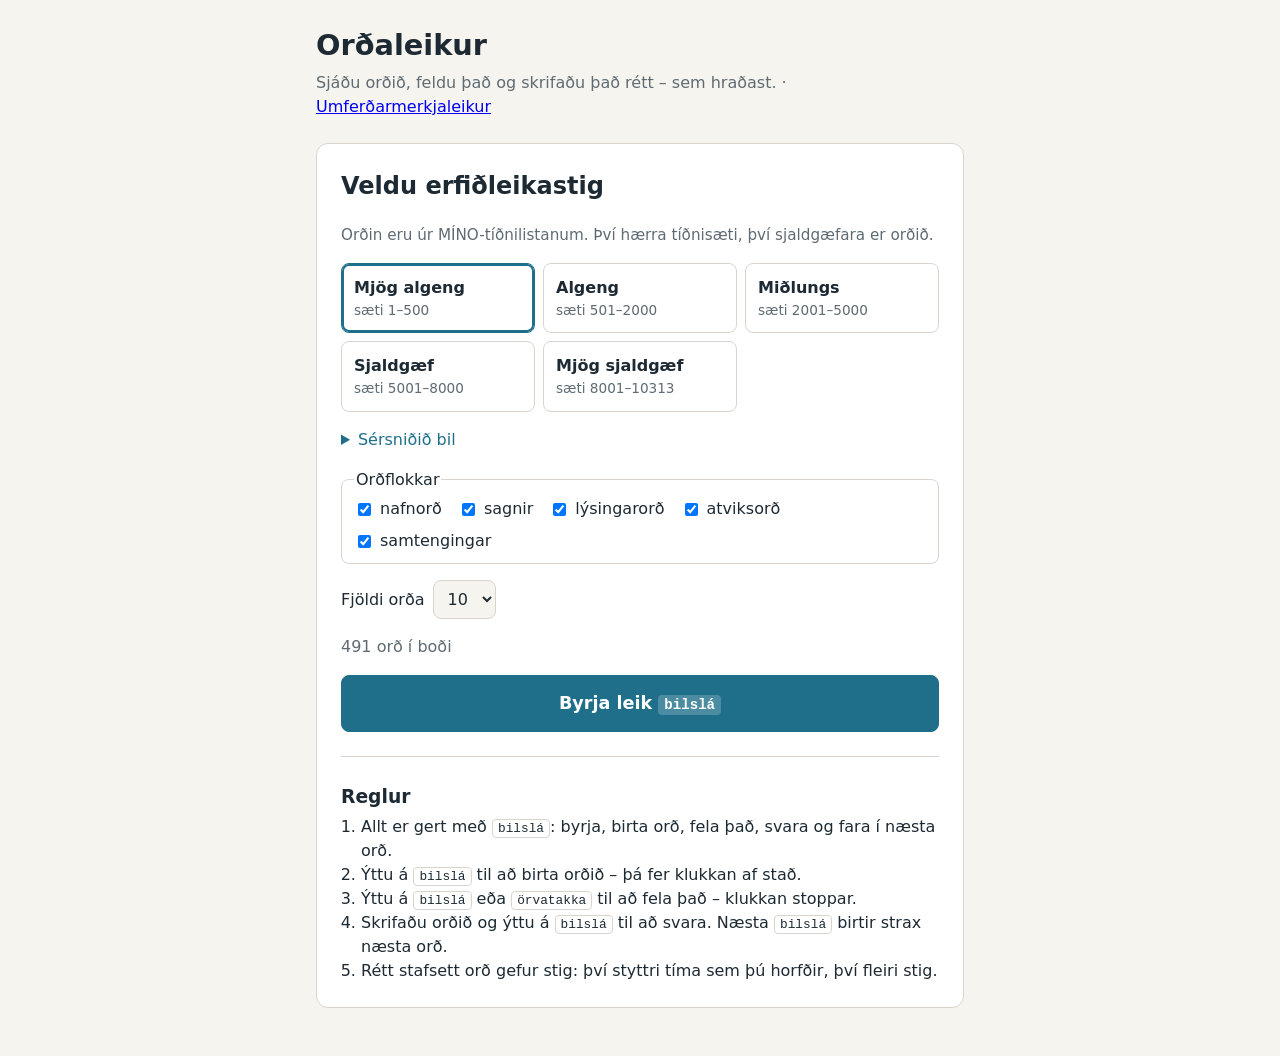
<file: index.html>
<!doctype html>
<html lang="is">
<head>
  <meta charset="utf-8">
  <meta name="viewport" content="width=device-width, initial-scale=1">
  <title>Orðaleikur</title>
  <link rel="stylesheet" href="css/style.css">
</head>
<body>
  <main class="app">
    <header class="top">
      <h1>Orðaleikur</h1>
      <p class="tagline">Sjáðu orðið, feldu það og skrifaðu það rétt – sem hraðast. · <a href="umferdarmerki/">Umferðarmerkjaleikur</a></p>
    </header>

    <!-- Upphafsskjár: stillingar -->
    <section id="screen-setup" class="screen">
      <h2>Veldu erfiðleikastig</h2>
      <p class="hint">Orðin eru úr MÍNO-tíðnilistanum. Því hærra tíðnisæti, því sjaldgæfara er orðið.</p>

      <div class="levels" id="levels"></div>

      <details class="custom">
        <summary>Sérsniðið bil</summary>
        <div class="row">
          <label>Frá sæti <input type="number" id="rank-from" min="1" value="1"></label>
          <label>Til sætis <input type="number" id="rank-to" min="1" value="500"></label>
        </div>
      </details>

      <fieldset class="pos">
        <legend>Orðflokkar</legend>
        <label><input type="checkbox" value="n" checked> nafnorð</label>
        <label><input type="checkbox" value="s" checked> sagnir</label>
        <label><input type="checkbox" value="l" checked> lýsingarorð</label>
        <label><input type="checkbox" value="a" checked> atviksorð</label>
        <label><input type="checkbox" value="c" checked> samtengingar</label>
      </fieldset>

      <div class="row">
        <label>Fjöldi orða
          <select id="round-count">
            <option>5</option>
            <option selected>10</option>
            <option>20</option>
            <option>30</option>
          </select>
        </label>
      </div>

      <p class="pool-info" id="pool-info"></p>
      <button class="primary" id="btn-start">Byrja leik <kbd>bilslá</kbd></button>

      <div class="rules">
        <h3>Reglur</h3>
        <ol>
          <li>Allt er gert með <kbd>bilslá</kbd>: byrja, birta orð, fela það, svara og fara í næsta orð.</li>
          <li>Ýttu á <kbd>bilslá</kbd> til að birta orðið – þá fer klukkan af stað.</li>
          <li>Ýttu á <kbd>bilslá</kbd> eða <kbd>örvatakka</kbd> til að fela það – klukkan stoppar.</li>
          <li>Skrifaðu orðið og ýttu á <kbd>bilslá</kbd> til að svara. Næsta <kbd>bilslá</kbd> birtir strax næsta orð.</li>
          <li>Rétt stafsett orð gefur stig: því styttri tíma sem þú horfðir, því fleiri stig.</li>
        </ol>
      </div>
    </section>

    <!-- Leikjaskjár -->
    <section id="screen-game" class="screen hidden">
      <div class="status">
        <span id="round-label"></span>
        <span id="score-label"></span>
      </div>

      <div class="stage" id="stage">
        <div id="stage-ready" class="stage-msg">
          <p>Tilbúin(n)?</p>
          <button class="primary" id="btn-show">Sýna orð <kbd>bilslá</kbd></button>
        </div>
        <div id="stage-word" class="word hidden"></div>
        <div id="stage-input" class="hidden">
          <p class="stage-msg">Hvaða orð sástu?</p>
          <form id="answer-form" autocomplete="off">
            <input id="answer" type="text" autocapitalize="off" autocorrect="off" spellcheck="false" lang="is">
            <button class="primary" type="submit">Svara <kbd>bilslá</kbd></button>
          </form>
        </div>
        <div id="stage-result" class="hidden">
          <p id="result-verdict" class="verdict"></p>
          <p id="result-detail" class="detail"></p>
          <button class="primary" id="btn-next">Næsta orð <kbd>bilslá</kbd></button>
        </div>
      </div>

      <button class="hide-btn hidden" id="btn-hide">Fela orð</button>
      <button class="link" id="btn-quit">Hætta</button>
    </section>

    <!-- Lokaskjár -->
    <section id="screen-end" class="screen hidden">
      <h2>Leik lokið</h2>
      <p class="final-score" id="final-score"></p>
      <p id="final-best" class="hint"></p>
      <table class="summary">
        <thead><tr><th>Orð</th><th>Þú skrifaðir</th><th>Tími</th><th>Stig</th></tr></thead>
        <tbody id="summary-body"></tbody>
      </table>
      <div class="row center">
        <button class="primary" id="btn-again">Spila aftur</button>
        <button id="btn-menu">Stillingar</button>
      </div>
    </section>
  </main>

  <script src="js/words.js"></script>
  <script src="js/game.js"></script>
</body>
</html>
</file>
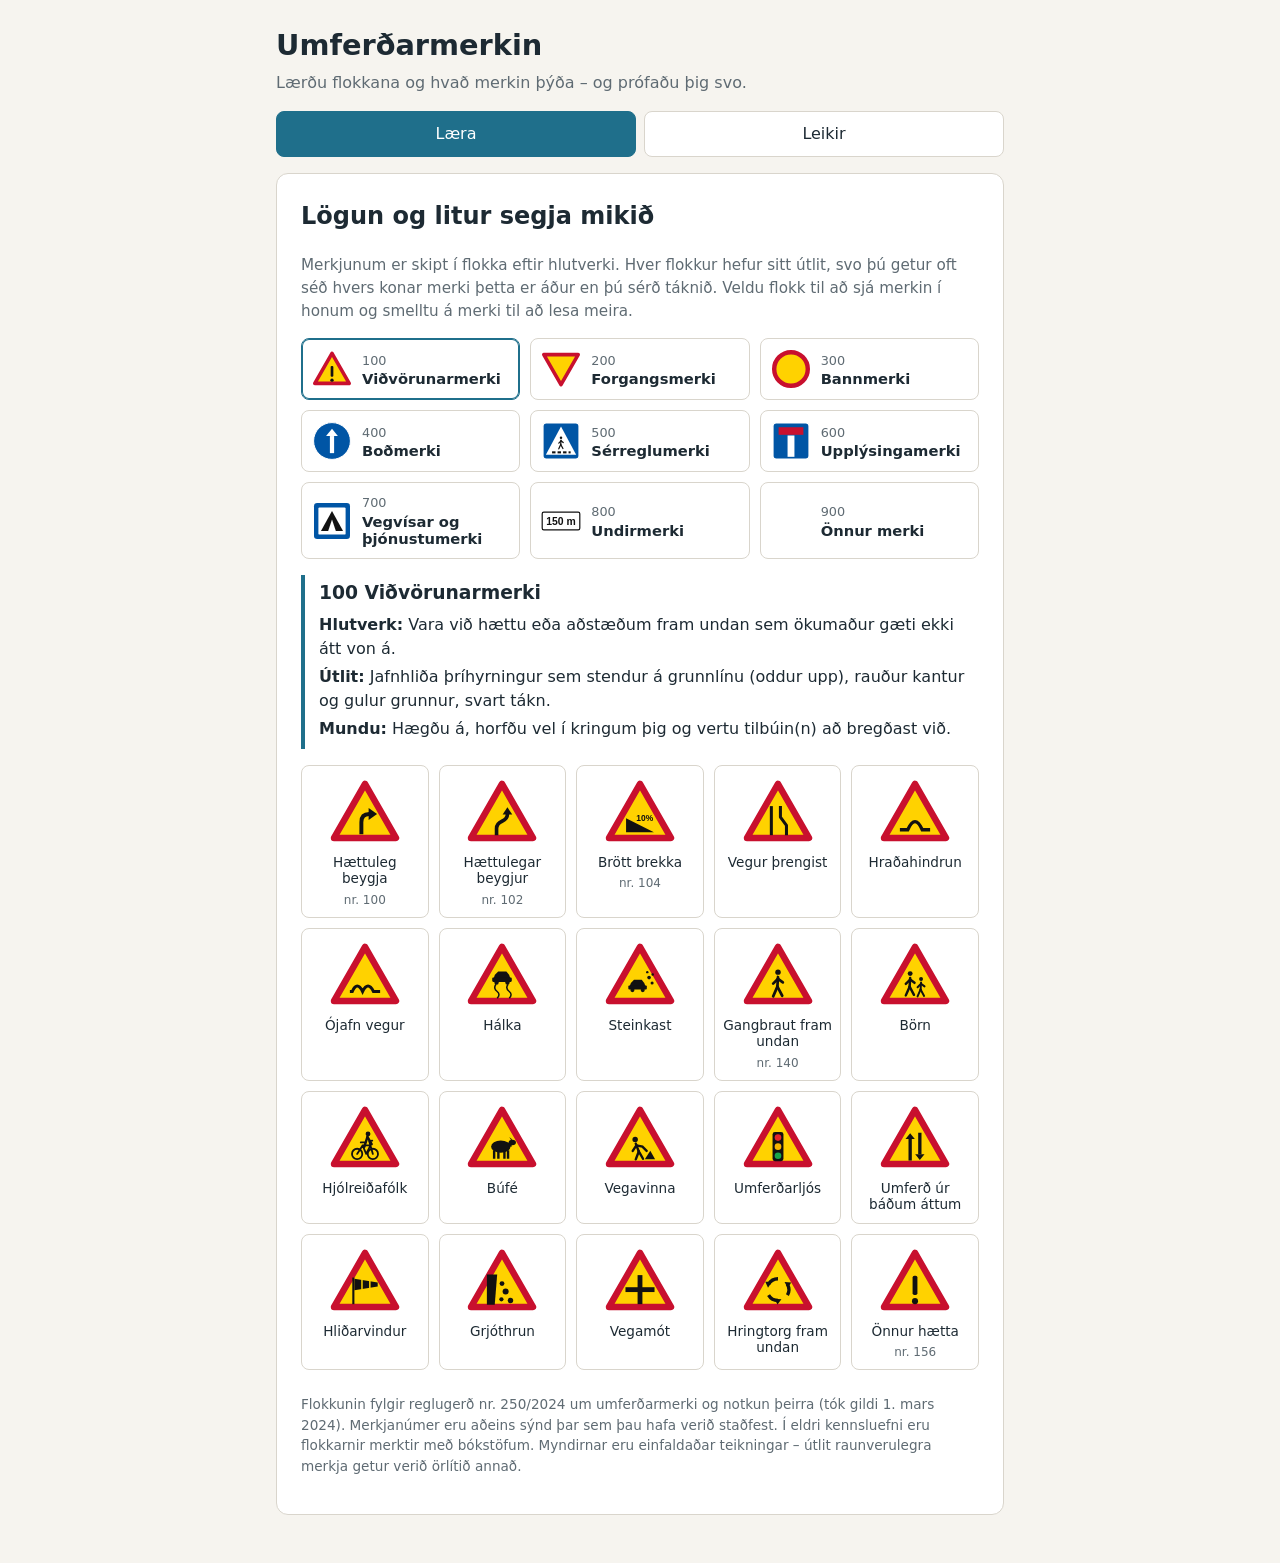
<file: umferdarmerki/index.html>
<!doctype html>
<html lang="is">
<head>
  <meta charset="utf-8">
  <meta name="viewport" content="width=device-width, initial-scale=1">
  <title>Umferðarmerkin</title>
  <link rel="stylesheet" href="style.css">
</head>
<body>
  <main class="app">
    <header class="top">
      <h1>Umferðarmerkin</h1>
      <p class="tagline">Lærðu flokkana og hvað merkin þýða – og prófaðu þig svo.</p>
      <nav class="tabs" id="tabs">
        <button data-tab="laera" class="active">Læra</button>
        <button data-tab="leikir">Leikir</button>
      </nav>
    </header>

    <!-- Læra -->
    <section id="screen-laera" class="screen">
      <h2>Lögun og litur segja mikið</h2>
      <p class="hint">Merkjunum er skipt í flokka eftir hlutverki. Hver flokkur hefur sitt útlit, svo þú getur oft séð hvers konar merki þetta er áður en þú sérð táknið. Veldu flokk til að sjá merkin í honum og smelltu á merki til að lesa meira.</p>
      <div class="flokkar" id="flokkar"></div>
      <div id="flokkur-syn"></div>
      <p class="hint small">Flokkunin fylgir reglugerð nr. 250/2024 um umferðarmerki og notkun þeirra (tók gildi 1. mars 2024). Merkjanúmer eru aðeins sýnd þar sem þau hafa verið staðfest. Í eldri kennsluefni eru flokkarnir merktir með bókstöfum. Myndirnar eru einfaldaðar teikningar – útlit raunverulegra merkja getur verið örlítið annað.</p>
    </section>

    <!-- Leikir: val -->
    <section id="screen-leikir" class="screen hidden">
      <h2>Veldu leik</h2>
      <div class="leikir" id="leikjaval">
        <button class="leikur" data-leikur="flokkur">
          <strong>Hvaða flokkur?</strong>
          <span>Þú sérð merki og velur í hvaða flokki það er.</span>
          <em id="best-flokkur"></em>
        </button>
        <button class="leikur" data-leikur="merking">
          <strong>Hvað þýðir merkið?</strong>
          <span>Þú sérð merki og velur rétta merkingu.</span>
          <em id="best-merking"></em>
        </button>
        <button class="leikur" data-leikur="finna">
          <strong>Finndu merkið</strong>
          <span>Þú sérð heiti og velur rétta merkið af fjórum.</span>
          <em id="best-finna"></em>
        </button>
        <button class="leikur" data-leikur="blandad">
          <strong>Blandað próf</strong>
          <span>Allar spurningagerðir í bland.</span>
          <em id="best-blandad"></em>
        </button>
      </div>

      <fieldset class="val-flokka">
        <legend>Flokkar í leiknum</legend>
        <div id="val-flokka"></div>
      </fieldset>

      <div class="row">
        <label>Fjöldi spurninga
          <select id="fjoldi">
            <option>10</option>
            <option selected>20</option>
            <option>30</option>
            <option value="0">Öll merkin</option>
          </select>
        </label>
      </div>
      <p class="hint" id="val-info"></p>
    </section>

    <!-- Leikur í gangi -->
    <section id="screen-leikur" class="screen hidden">
      <div class="status">
        <span id="framvinda"></span>
        <span id="stig"></span>
      </div>
      <div class="progress"><div id="progress-bar"></div></div>

      <p class="spurning" id="spurning"></p>
      <div class="merki-stort" id="merki-stort"></div>
      <div class="svor" id="svor"></div>

      <div id="endurgjof" class="endurgjof hidden">
        <p id="dómur" class="verdict"></p>
        <p id="skyring" class="detail"></p>
        <button class="primary" id="btn-naesta">Næsta <kbd>Enter</kbd></button>
      </div>
      <button class="link" id="btn-haetta">Hætta</button>
    </section>

    <!-- Lok -->
    <section id="screen-lok" class="screen hidden">
      <h2>Leik lokið</h2>
      <p class="final-score" id="lokastig"></p>
      <p class="hint" id="lokabest"></p>
      <div id="villur"></div>
      <div class="row center">
        <button class="primary" id="btn-aefa-villur">Æfa villurnar</button>
        <button class="primary" id="btn-aftur">Spila aftur</button>
        <button id="btn-val">Velja annan leik</button>
      </div>
    </section>
  </main>

  <!-- Nánar um merki -->
  <dialog id="nanar">
    <div class="nanar-merki" id="nanar-merki"></div>
    <p class="nanar-flokkur" id="nanar-flokkur"></p>
    <h3 id="nanar-heiti"></h3>
    <p id="nanar-lysing"></p>
    <form method="dialog"><button class="primary">Loka</button></form>
  </dialog>

  <script src="merki.js"></script>
  <script src="leikur.js"></script>
</body>
</html>
</file>
<file: css/style.css>
:root {
  --bg: #f6f4ef;
  --card: #ffffff;
  --text: #1d2a33;
  --muted: #5f6b73;
  --accent: #1f6f8b;
  --accent-text: #ffffff;
  --border: #d9d5cc;
  --ok: #2e7d4f;
  --ok-bg: #e5f3ea;
  --bad: #b3261e;
  --bad-bg: #fbe9e7;
}

@media (prefers-color-scheme: dark) {
  :root {
    --bg: #12181c;
    --card: #1b2329;
    --text: #e6ebee;
    --muted: #9aa7af;
    --accent: #4fb3d4;
    --accent-text: #0b1418;
    --border: #2d3840;
    --ok: #6fcf97;
    --ok-bg: #16301f;
    --bad: #f28b82;
    --bad-bg: #3a1a18;
  }
}

* { box-sizing: border-box; }

body {
  margin: 0;
  background: var(--bg);
  color: var(--text);
  font-family: system-ui, -apple-system, "Segoe UI", Roboto, sans-serif;
  line-height: 1.5;
}

.app {
  max-width: 680px;
  margin: 0 auto;
  padding: 24px 16px 48px;
}

.top h1 { margin: 0; font-size: 1.8rem; }
.tagline { margin: 4px 0 24px; color: var(--muted); }

.screen {
  background: var(--card);
  border: 1px solid var(--border);
  border-radius: 12px;
  padding: 24px;
}

.hidden { display: none !important; }

h2 { margin-top: 0; }
.hint { color: var(--muted); font-size: 0.95rem; }

.levels {
  display: grid;
  grid-template-columns: repeat(auto-fit, minmax(150px, 1fr));
  gap: 8px;
  margin: 16px 0;
}

.level {
  display: flex;
  flex-direction: column;
  align-items: flex-start;
  text-align: left;
  padding: 12px;
}
.level span { color: var(--muted); font-size: 0.85rem; }
.level.selected { border-color: var(--accent); box-shadow: 0 0 0 2px var(--accent) inset; }

button {
  font: inherit;
  color: var(--text);
  background: transparent;
  border: 1px solid var(--border);
  border-radius: 8px;
  padding: 10px 16px;
  cursor: pointer;
}
button:hover { border-color: var(--accent); }
button:disabled { opacity: 0.5; cursor: not-allowed; }

button.primary {
  background: var(--accent);
  border-color: var(--accent);
  color: var(--accent-text);
  font-weight: 600;
}
button.primary kbd { background: rgba(255, 255, 255, 0.2); border-color: transparent; color: inherit; }

button.link {
  border: none;
  color: var(--muted);
  text-decoration: underline;
  padding: 8px 0;
  margin-top: 16px;
}

input[type="number"], input[type="text"], select {
  font: inherit;
  color: var(--text);
  background: var(--bg);
  border: 1px solid var(--border);
  border-radius: 8px;
  padding: 8px 10px;
}
input[type="number"] { width: 7em; }

.row { display: flex; flex-wrap: wrap; gap: 16px; margin: 12px 0; align-items: center; }
.row label { display: flex; gap: 8px; align-items: center; }
.row.center { justify-content: center; margin-top: 24px; }

.custom { margin: 8px 0 16px; }
.custom summary { cursor: pointer; color: var(--accent); }

.pos {
  border: 1px solid var(--border);
  border-radius: 8px;
  display: flex;
  flex-wrap: wrap;
  gap: 8px 16px;
  margin: 16px 0;
}
.pos label { display: flex; gap: 6px; align-items: center; }

.pool-info { color: var(--muted); }
.pool-info.warn { color: var(--bad); }

#btn-start { width: 100%; padding: 14px; font-size: 1.1rem; }

.rules { margin-top: 24px; border-top: 1px solid var(--border); padding-top: 8px; }
.rules h3 { margin-bottom: 4px; }
.rules ol { padding-left: 20px; margin: 0; }

kbd {
  font-family: ui-monospace, SFMono-Regular, Menlo, monospace;
  font-size: 0.8em;
  border: 1px solid var(--border);
  border-radius: 4px;
  padding: 1px 5px;
}

/* Leikur */

.status {
  display: flex;
  justify-content: space-between;
  color: var(--muted);
  font-variant-numeric: tabular-nums;
}

.stage {
  min-height: 240px;
  display: flex;
  align-items: center;
  justify-content: center;
  text-align: center;
  margin: 16px 0;
}
.stage > div { width: 100%; }

.stage-msg { font-size: 1.2rem; color: var(--muted); }

.word {
  font-size: clamp(2rem, 9vw, 3.5rem);
  font-weight: 700;
  letter-spacing: 0.02em;
  overflow-wrap: anywhere;
  user-select: none;
  cursor: pointer;
}

#answer-form { display: flex; gap: 8px; flex-wrap: wrap; justify-content: center; }
#answer { font-size: 1.4rem; flex: 1 1 220px; max-width: 360px; text-align: center; }

.verdict { font-size: 1.8rem; font-weight: 700; margin: 0 0 8px; }
.verdict.ok { color: var(--ok); }
.verdict.bad { color: var(--bad); }
.detail { margin-bottom: 20px; }

.hide-btn { width: 100%; padding: 14px; }

/* Lok */

.final-score { font-size: 1.6rem; font-weight: 700; margin: 0; }

.summary { width: 100%; border-collapse: collapse; margin-top: 16px; font-variant-numeric: tabular-nums; }
.summary th, .summary td { padding: 6px 8px; text-align: left; border-bottom: 1px solid var(--border); }
.summary th:nth-child(n+3), .summary td:nth-child(n+3) { text-align: right; }
.summary tr.ok td:first-child { border-left: 3px solid var(--ok); }
.summary tr.bad td:first-child { border-left: 3px solid var(--bad); }
.summary small { color: var(--muted); }

@media (max-width: 480px) {
  .screen { padding: 16px; }
  .summary { font-size: 0.9rem; }
}
</file>
<file: umferdarmerki/style.css>
:root {
  --bg: #f6f4ef;
  --card: #ffffff;
  --text: #1d2a33;
  --muted: #5f6b73;
  --accent: #1f6f8b;
  --accent-text: #ffffff;
  --border: #d9d5cc;
  --ok: #2e7d4f;
  --ok-bg: #e5f3ea;
  --bad: #b3261e;
  --bad-bg: #fbe9e7;
  --sign-bg: #eef0f2;
}

@media (prefers-color-scheme: dark) {
  :root {
    --bg: #12181c;
    --card: #1b2329;
    --text: #e6ebee;
    --muted: #9aa7af;
    --accent: #4fb3d4;
    --accent-text: #0b1418;
    --border: #2d3840;
    --ok: #6fcf97;
    --ok-bg: #16301f;
    --bad: #f28b82;
    --bad-bg: #3a1a18;
    --sign-bg: #263038;
  }
}

* { box-sizing: border-box; }

body {
  margin: 0;
  background: var(--bg);
  color: var(--text);
  font-family: system-ui, -apple-system, "Segoe UI", Roboto, sans-serif;
  line-height: 1.5;
}

.app {
  max-width: 760px;
  margin: 0 auto;
  padding: 24px 16px 48px;
}

.top h1 { margin: 0; font-size: 1.8rem; }
.tagline { margin: 4px 0 16px; color: var(--muted); }

.tabs { display: flex; gap: 8px; margin-bottom: 16px; }
.tabs button { flex: 1; }
.tabs button.active {
  background: var(--accent);
  color: var(--accent-text);
  border-color: var(--accent);
}

.screen {
  background: var(--card);
  border: 1px solid var(--border);
  border-radius: 12px;
  padding: 24px;
}

.hidden { display: none !important; }

h2 { margin-top: 0; }
.hint { color: var(--muted); font-size: 0.95rem; }
.small { font-size: 0.85rem; margin-top: 24px; }

button {
  font: inherit;
  padding: 10px 16px;
  border-radius: 8px;
  border: 1px solid var(--border);
  background: var(--card);
  color: var(--text);
  cursor: pointer;
}
button:hover { border-color: var(--accent); }
button.primary {
  background: var(--accent);
  color: var(--accent-text);
  border-color: var(--accent);
  font-weight: 600;
}
button.link {
  background: none;
  border: none;
  color: var(--muted);
  text-decoration: underline;
  padding: 8px 0;
  margin-top: 16px;
}

kbd {
  font-size: 0.75em;
  padding: 1px 6px;
  border-radius: 4px;
  border: 1px solid currentColor;
  opacity: 0.75;
  margin-left: 6px;
}

select { font: inherit; padding: 6px 8px; border-radius: 6px; border: 1px solid var(--border); background: var(--card); color: var(--text); }

.row { display: flex; gap: 12px; flex-wrap: wrap; align-items: center; margin: 16px 0; }
.row.center { justify-content: center; }

svg { display: block; width: 100%; height: 100%; }

/* ---------- Læra ---------- */

.flokkar {
  display: grid;
  grid-template-columns: repeat(auto-fill, minmax(190px, 1fr));
  gap: 10px;
  margin: 16px 0;
}

.flokkur-hnappur {
  display: flex;
  align-items: center;
  gap: 10px;
  text-align: left;
  padding: 10px;
}
.flokkur-hnappur.active { border-color: var(--accent); box-shadow: inset 0 0 0 1px var(--accent); }
.flokkur-hnappur .tn { width: 40px; height: 40px; flex: none; }
.flokkur-hnappur .nr { font-size: 0.8rem; color: var(--muted); display: block; }
.flokkur-hnappur .hn { font-weight: 600; font-size: 0.92rem; line-height: 1.2; display: block; overflow-wrap: anywhere; }
.flokkur-hnappur > span:last-child { min-width: 0; }

.flokkur-lysing {
  border-left: 4px solid var(--accent);
  padding: 4px 0 4px 14px;
  margin: 8px 0 16px;
}
.flokkur-lysing h3 { margin: 0 0 6px; }
.flokkur-lysing p { margin: 4px 0; }
.flokkur-lysing .lbl { font-weight: 600; }

.merkjanet {
  display: grid;
  grid-template-columns: repeat(auto-fill, minmax(110px, 1fr));
  gap: 10px;
}

.merki-spjald {
  display: flex;
  flex-direction: column;
  align-items: center;
  gap: 6px;
  padding: 10px 6px;
  font-size: 0.85rem;
  line-height: 1.2;
  text-align: center;
}
.merki-spjald .mynd { width: 72px; height: 72px; }
.merki-spjald .nr { font-size: 0.75rem; color: var(--muted); }

dialog {
  border: 1px solid var(--border);
  border-radius: 12px;
  background: var(--card);
  color: var(--text);
  max-width: min(420px, calc(100vw - 32px));
  padding: 24px;
  text-align: center;
}
dialog::backdrop { background: rgba(0, 0, 0, 0.45); }
.nanar-merki { width: 160px; height: 160px; margin: 0 auto 8px; }
.nanar-flokkur { color: var(--muted); margin: 0; font-size: 0.9rem; }
dialog h3 { margin: 4px 0 8px; }

/* ---------- Leikjaval ---------- */

.leikir {
  display: grid;
  grid-template-columns: repeat(auto-fill, minmax(200px, 1fr));
  gap: 10px;
  margin-bottom: 20px;
}
.leikur {
  display: flex;
  flex-direction: column;
  gap: 4px;
  text-align: left;
  padding: 14px;
}
.leikur strong { font-size: 1.05rem; }
.leikur span { color: var(--muted); font-size: 0.9rem; }
.leikur em { font-style: normal; font-size: 0.85rem; color: var(--accent); min-height: 1.2em; }

.val-flokka {
  border: 1px solid var(--border);
  border-radius: 8px;
  padding: 10px 14px;
}
.val-flokka label { display: inline-flex; align-items: center; gap: 6px; margin: 4px 14px 4px 0; }

/* ---------- Leikur ---------- */

.status { display: flex; justify-content: space-between; color: var(--muted); font-weight: 600; }
.progress { height: 6px; background: var(--border); border-radius: 3px; margin: 8px 0 16px; overflow: hidden; }
#progress-bar { height: 100%; background: var(--accent); width: 0; transition: width 0.25s; }

.spurning { font-size: 1.2rem; font-weight: 600; text-align: center; margin: 8px 0 12px; }

.merki-stort {
  width: 180px;
  height: 180px;
  margin: 0 auto 20px;
  padding: 10px;
  background: var(--sign-bg);
  border-radius: 16px;
}
.merki-stort.texti {
  width: auto;
  height: auto;
  background: none;
  font-size: 1.5rem;
  font-weight: 700;
  text-align: center;
  padding: 16px 0;
}

.svor { display: grid; grid-template-columns: 1fr 1fr; gap: 10px; }
.svor.myndir { grid-template-columns: repeat(4, 1fr); }
.svor button { text-align: left; min-height: 56px; display: flex; align-items: center; gap: 8px; }
.svor button .k { font-size: 0.75rem; color: var(--muted); border: 1px solid var(--border); border-radius: 4px; padding: 0 6px; flex: none; }
.svor.myndir button { flex-direction: column; justify-content: center; padding: 10px; }
.svor.myndir .mynd { width: 100%; max-width: 110px; aspect-ratio: 1; }
.svor button.rett { background: var(--ok-bg); border-color: var(--ok); color: var(--ok); font-weight: 600; }
.svor button.rangt { background: var(--bad-bg); border-color: var(--bad); color: var(--bad); }
.svor button:disabled { cursor: default; }

@media (max-width: 520px) {
  .svor { grid-template-columns: 1fr; }
  .svor.myndir { grid-template-columns: 1fr 1fr; }
  .merki-stort { width: 150px; height: 150px; }
}

.endurgjof { text-align: center; margin-top: 20px; }
.verdict { font-size: 1.3rem; font-weight: 700; margin: 0 0 4px; }
.verdict.ok { color: var(--ok); }
.verdict.bad { color: var(--bad); }
.detail { color: var(--text); margin: 0 0 14px; }

/* ---------- Lok ---------- */

.final-score { font-size: 2rem; font-weight: 700; text-align: center; margin: 8px 0; }
#lokabest { text-align: center; }
.villa {
  display: flex;
  align-items: center;
  gap: 12px;
  padding: 10px 0;
  border-top: 1px solid var(--border);
}
.villa .mynd { width: 56px; height: 56px; flex: none; }
.villa p { margin: 0; }
.villa .ath { color: var(--muted); font-size: 0.9rem; }
</file>
